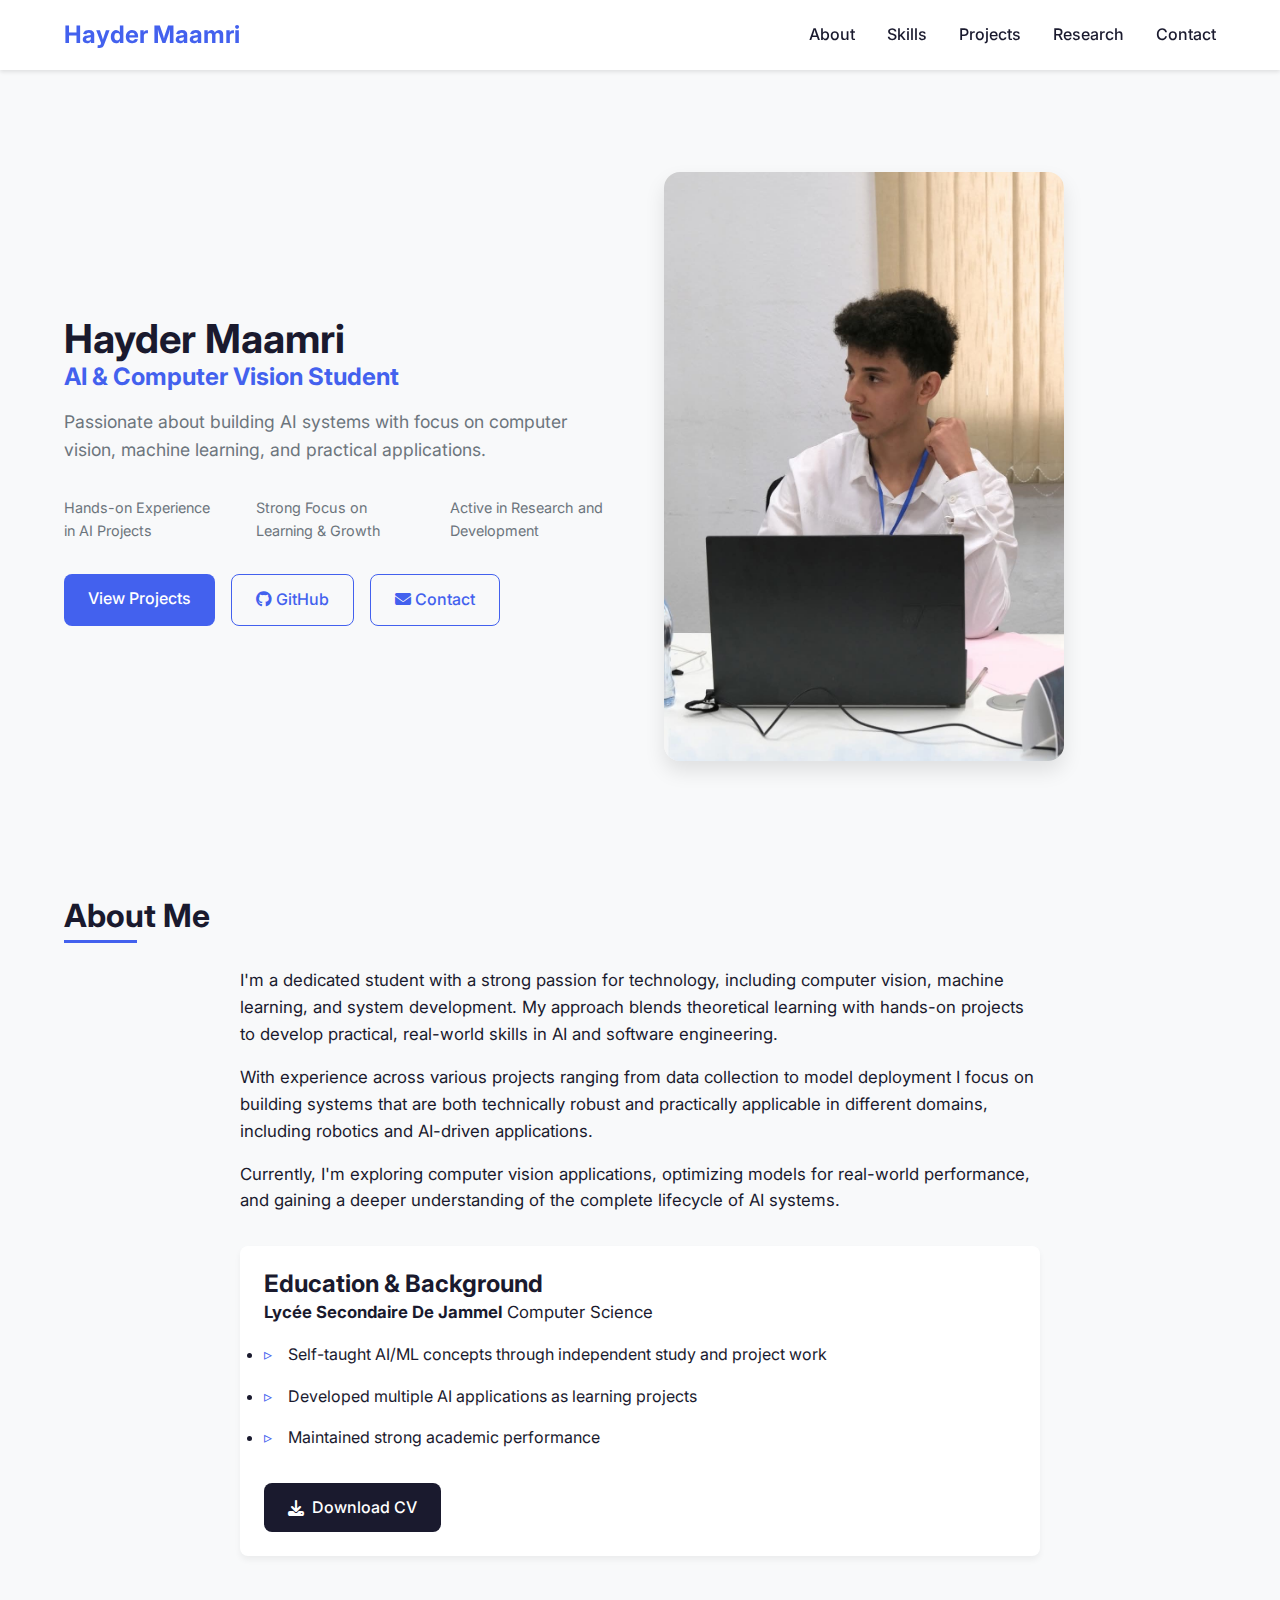
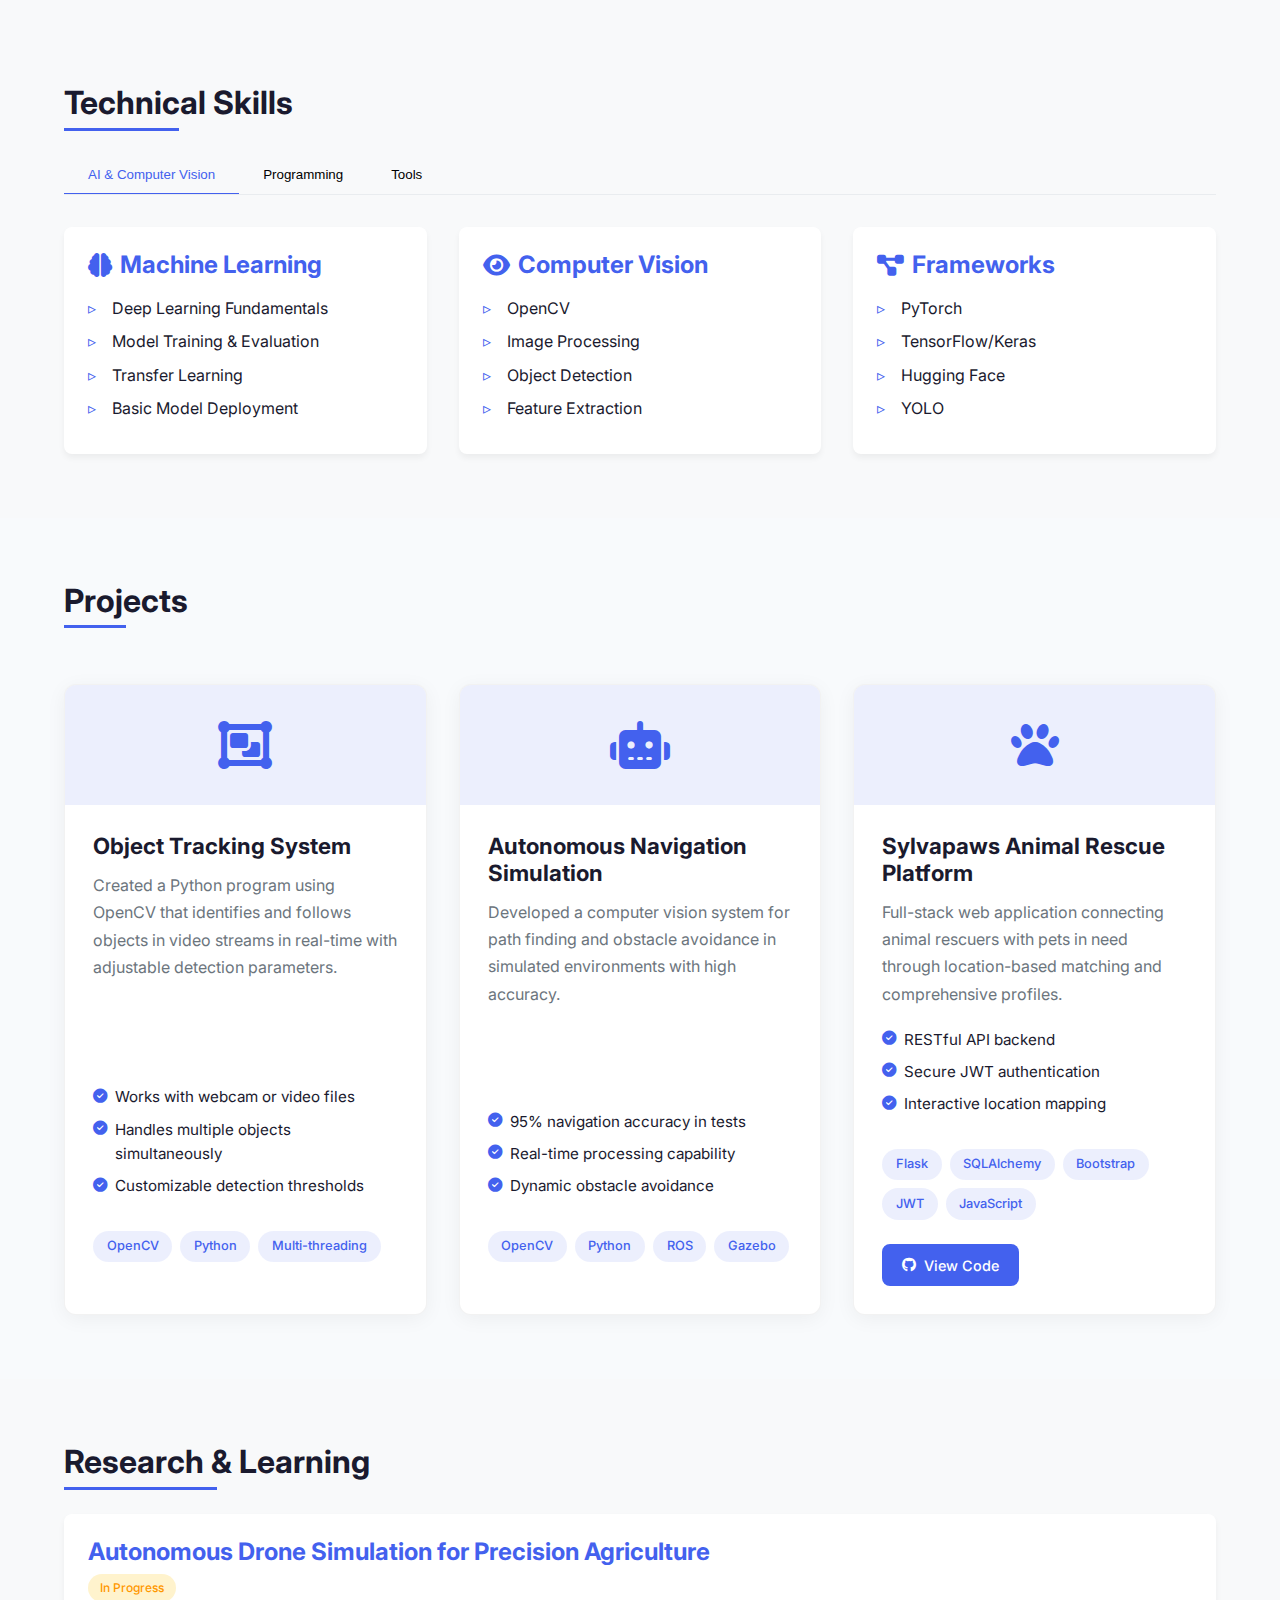
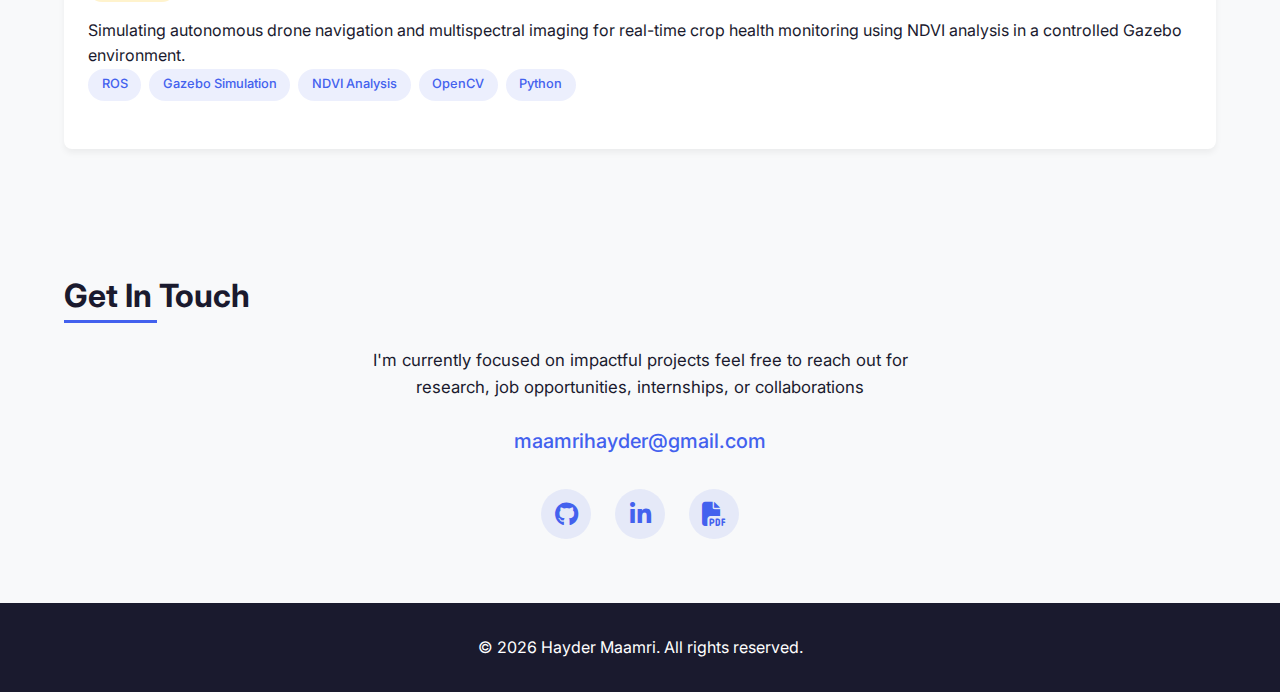
<file: portfolio.html>
<!DOCTYPE html>
<html lang="en">
<head>
  <meta charset="UTF-8">
  <meta name="viewport" content="width=device-width, initial-scale=1.0">
  <title>Hayder Maamri | AI & Computer Vision Student</title>
  <meta name="description" content="Passionate student specializing in computer vision, machine learning, and AI systems development">
  <link rel="stylesheet" href="https://cdnjs.cloudflare.com/ajax/libs/font-awesome/6.4.0/css/all.min.css">
  <link href="https://fonts.googleapis.com/css2?family=Inter:wght@400;500;700&display=swap" rel="stylesheet">
  <style>
    html {
      scroll-behavior: smooth;
    }
    
    :root {
      --primary: #4361ee;
      --primary-dark: #3a56d4;
      --dark: #1a1a2e;
      --light: #f8f9fa;
      --gray: #6c757d;
      --light-gray: #e9ecef;
    }

    * {
      margin: 0;
      padding: 0;
      box-sizing: border-box;
    }

    body {
      font-family: 'Inter', sans-serif;
      line-height: 1.6;
      color: var(--dark);
      background-color: var(--light);
    }

    .container {
      width: 100%;
      max-width: 1200px;
      margin: 0 auto;
      padding: 0 1.5rem;
    }

    /* Typography */
    h1, h2, h3 {
      font-weight: 700;
      line-height: 1.2;
    }

    h1 { font-size: 2.5rem; }
    h2 { font-size: 2rem; }
    h3 { font-size: 1.5rem; }

    .section {
      padding: 4rem 0;
    }

    .section-title {
      margin-bottom: 2rem;
      position: relative;
      display: inline-block;
    }

    .section-title::after {
      content: '';
      position: absolute;
      bottom: -8px;
      left: 0;
      width: 50%;
      height: 3px;
      background-color: var(--primary);
    }

    /* Buttons */
    .btn {
      display: inline-block;
      padding: 0.75rem 1.5rem;
      background-color: var(--primary);
      color: white;
      border-radius: 0.5rem;
      font-weight: 500;
      text-align: center;
      transition: all 0.3s ease;
      text-decoration: none;
    }

    .btn:hover {
      background-color: var(--primary-dark);
      transform: translateY(-2px);
    }

    .btn.secondary {
      background-color: transparent;
      border: 1px solid var(--primary);
      color: var(--primary);
      text-decoration: none;
    }

    .btn.secondary:hover {
      background-color: var(--primary);
      color: white;
    }

    /* Navbar */
    .navbar {
      background-color: white;
      box-shadow: 0 2px 4px rgba(0,0,0,0.1);
      position: fixed;
      width: 100%;
      top: 0;
      z-index: 1000;
    }

    .navbar .container {
      display: flex;
      justify-content: space-between;
      align-items: center;
      padding: 1rem 1.5rem;
    }

    .logo {
      font-size: 1.5rem;
      font-weight: 700;
      color: var(--primary);
      text-decoration: none;
    }

    .nav-links {
      display: flex;
      gap: 2rem;
    }

    .nav-links a {
      font-weight: 500;
      color: var(--dark);
      position: relative;
      text-decoration: none;
    }

    .nav-links a::after {
      content: '';
      position: absolute;
      bottom: -2px;
      left: 0;
      width: 0;
      height: 2px;
      background-color: var(--primary);
      transition: width 0.3s ease;
    }

    .nav-links a:hover::after {
      width: 100%;
    }

    .menu-toggle {
      display: none;
      background: none;
      border: none;
      font-size: 1.5rem;
      cursor: pointer;
    }

    /* Hero Section */
    .hero {
      padding: 7rem 0 4rem;
      margin-top: 60px;
    }

    .hero .container {
      display: flex;
      align-items: center;
      gap: 3rem;
    }

    .hero-content {
      flex: 1;
    }

    .hero h2 {
      color: var(--primary);
      margin-bottom: 1rem;
      font-size: 1.5rem;
    }

    .hero p {
      margin-bottom: 2rem;
      color: var(--gray);
      font-size: 1.1rem;
    }

    .hero-stats {
      display: flex;
      gap: 2rem;
      margin-bottom: 2rem;
    }

    .stat-item {
      display: flex;
      flex-direction: column;
    }

    .stat-number {
      font-size: 1.5rem;
      font-weight: 700;
      color: var(--primary);
    }

    .stat-label {
      font-size: 0.9rem;
      color: var(--gray);
    }

    .hero-links {
      display: flex;
      gap: 1rem;
    }

    .hero-image {
      flex: 1;
    }

    .hero-image img {
      width: 100%;
      max-width: 400px;
      border-radius: 1rem;
      box-shadow: 0 10px 20px rgba(0,0,0,0.1);
    }

    /* About Section */
    .about-content {
      max-width: 800px;
      margin: 0 auto;
    }

    .about p {
      margin-bottom: 1rem;
      font-size: 1.05rem;
    }

    .education {
      margin-top: 2rem;
      padding: 1.5rem;
      background-color: white;
      border-radius: 0.5rem;
      box-shadow: 0 4px 6px rgba(0,0,0,0.05);
    }

    .achievement-item {
      margin-top: 1rem;
      padding-left: 1.5rem;
      position: relative;
    }

    .achievement-item::before {
      content: '▹';
      position: absolute;
      left: 0;
      color: var(--primary);
    }

    /* Skills Section */
    .skills-grid {
      display: grid;
      grid-template-columns: repeat(auto-fit, minmax(300px, 1fr));
      gap: 2rem;
    }

    .skill-category {
      background-color: white;
      padding: 1.5rem;
      border-radius: 0.5rem;
      box-shadow: 0 4px 6px rgba(0,0,0,0.05);
    }

    .skill-category h3 {
      color: var(--primary);
      margin-bottom: 1rem;
      display: flex;
      align-items: center;
      gap: 0.5rem;
    }

    .skill-category ul {
      list-style-type: none;
    }

    .skill-category li {
      margin-bottom: 0.5rem;
      padding-left: 1.5rem;
      position: relative;
    }

    .skill-category li::before {
      content: '▹';
      position: absolute;
      left: 0;
      color: var(--primary);
    }

    /* Enhanced Projects Section */
    .projects {
      background-color: #f8fafc;
    }
    
    .projects-header {
      display: flex;
      justify-content: space-between;
      align-items: center;
      margin-bottom: 2rem;
    }
    
    .projects-grid {
      display: grid;
      grid-template-columns: repeat(auto-fit, minmax(350px, 1fr));
      gap: 2rem;
    }
    
    .project-card {
      background-color: white;
      border-radius: 0.75rem;
      overflow: hidden;
      box-shadow: 0 4px 20px rgba(0,0,0,0.05);
      transition: all 0.3s ease;
      height: 100%;
      display: flex;
      flex-direction: column;
      border: 1px solid rgba(0,0,0,0.05);
    }
    
    .project-card:hover {
      transform: translateY(-8px);
      box-shadow: 0 15px 30px rgba(67, 97, 238, 0.15);
    }
    
    .project-icon {
      height: 120px;
      display: flex;
      align-items: center;
      justify-content: center;
      background-color: rgba(67, 97, 238, 0.1);
      color: var(--primary);
      font-size: 3rem;
    }
    
    .project-content {
      padding: 1.75rem;
      flex-grow: 1;
      display: flex;
      flex-direction: column;
    }
    
    .project-content h3 {
      margin-bottom: 0.75rem;
      font-size: 1.4rem;
      color: var(--dark);
    }
    
    .project-content p {
      color: var(--gray);
      margin-bottom: 1.25rem;
      flex-grow: 1;
      line-height: 1.7;
    }
    
    .project-features {
      margin-bottom: 1.5rem;
    }
    
    .project-feature {
      display: flex;
      align-items: flex-start;
      gap: 0.5rem;
      margin-bottom: 0.5rem;
    }
    
    .project-feature i {
      color: var(--primary);
      margin-top: 0.2rem;
      font-size: 0.9rem;
    }
    
    .project-feature span {
      font-size: 0.95rem;
      color: var(--dark);
    }
    
    .project-tech {
      display: flex;
      flex-wrap: wrap;
      gap: 0.5rem;
      margin-bottom: 1.5rem;
    }
    
    .project-tech span {
      background-color: rgba(67, 97, 238, 0.1);
      color: var(--primary);
      padding: 0.35rem 0.85rem;
      border-radius: 50px;
      font-size: 0.8rem;
      font-weight: 500;
    }
    
    .project-links {
      display: flex;
      gap: 1rem;
      margin-top: auto;
    }
    
    .project-link {
      display: inline-flex;
      align-items: center;
      gap: 0.5rem;
      padding: 0.6rem 1.25rem;
      border-radius: 0.5rem;
      font-weight: 500;
      font-size: 0.9rem;
      transition: all 0.3s ease;
      text-decoration: none;
    }
    
    .project-link.primary {
      background-color: var(--primary);
      color: white;
    }
    
    .project-link.primary:hover {
      background-color: var(--primary-dark);
      transform: translateY(-2px);
    }
    
    .project-link.secondary {
      background-color: transparent;
      border: 1px solid var(--primary);
      color: var(--primary);
    }
    
    .project-link.secondary:hover {
      background-color: rgba(67, 97, 238, 0.1);
    }

    /* Experience Section */
    .leadership-grid {
      display: grid;
      grid-template-columns: repeat(auto-fit, minmax(300px, 1fr));
      gap: 1.5rem;
    }

    .leadership-card {
      background: white;
      padding: 1.5rem;
      border-radius: 0.5rem;
      box-shadow: 0 4px 6px rgba(0,0,0,0.05);
      border-left: 4px solid var(--primary);
      transition: all 0.3s ease;
      height: 100%;
    }

    .leadership-card:hover {
      transform: translateY(-3px);
    }

    .leadership-card h3 {
      color: var(--primary);
      margin-bottom: 0.5rem;
      font-size: 1.2rem;
    }

    .leadership-date {
      font-size: 0.9rem;
      color: var(--gray);
      margin-bottom: 0.5rem;
    }

    .leadership-description {
      color: var(--dark);
      line-height: 1.6;
    }

    .leadership-description br {
      display: block;
      content: "";
      margin-bottom: 0.5rem;
    }

    /* Research Section */
    .research-grid {
      display: grid;
      grid-template-columns: repeat(auto-fit, minmax(300px, 1fr));
      gap: 2rem;
    }

    .research-card {
      background: white;
      padding: 1.5rem;
      border-radius: 0.5rem;
      box-shadow: 0 4px 6px rgba(0,0,0,0.05);
      transition: all 0.3s ease;
      height: 100%;
    }

    .research-card:hover {
      transform: translateY(-3px);
    }

    .research-card h3 {
      color: var(--primary);
      margin-bottom: 0.5rem;
    }

    .research-status {
      display: inline-block;
      padding: 0.25rem 0.75rem;
      border-radius: 50px;
      font-size: 0.75rem;
      font-weight: 500;
      margin-bottom: 1rem;
    }

    .status-progress {
      background-color: rgba(255, 193, 7, 0.2);
      color: #ff9800;
    }

    .status-published {
      background-color: rgba(40, 167, 69, 0.2);
      color: #28a745;
    }

    /* Contact Section */
    .contact-content {
      text-align: center;
      max-width: 600px;
      margin: 0 auto;
    }

    .contact p {
      margin-bottom: 1.5rem;
      font-size: 1.05rem;
    }

    .email-link {
      display: inline-block;
      font-size: 1.25rem;
      color: var(--primary);
      margin-bottom: 2rem;
      font-weight: 500;
      text-decoration: none;
    }

    .social-links {
      display: flex;
      justify-content: center;
      gap: 1.5rem;
    }

    .social-links a {
      display: flex;
      align-items: center;
      justify-content: center;
      width: 50px;
      height: 50px;
      border-radius: 50%;
      background-color: rgba(67, 97, 238, 0.1);
      color: var(--primary);
      font-size: 1.5rem;
      transition: all 0.3s ease;
      text-decoration: none;
    }

    .social-links a:hover {
      background-color: var(--primary);
      color: white;
      transform: translateY(-3px);
    }

    /* Footer */
    .footer {
      text-align: center;
      padding: 2rem 0;
      background-color: var(--dark);
      color: white;
    }

    /* Tab System for Skills */
    .tabs {
      display: flex;
      border-bottom: 1px solid var(--light-gray);
      margin-bottom: 2rem;
      overflow-x: auto;
    }

    .tab-btn {
      padding: 0.75rem 1.5rem;
      background: none;
      border: none;
      font-weight: 500;
      cursor: pointer;
      position: relative;
      white-space: nowrap;
    }

    .tab-btn.active {
      color: var(--primary);
    }

    .tab-btn.active::after {
      content: '';
      position: absolute;
      bottom: -1px;
      left: 0;
      width: 100%;
      height: 2px;
      background-color: var(--primary);
    }

    .tab-content {
      display: none;
    }

    .tab-content.active {
      display: block;
    }

    /* CV Download Button */
    .cv-download {
      display: inline-flex;
      align-items: center;
      gap: 0.5rem;
      padding: 0.75rem 1.5rem;
      background-color: var(--dark);
      color: white;
      border-radius: 0.5rem;
      font-weight: 500;
      margin-top: 2rem;
      text-decoration: none;
      transition: all 0.3s ease;
    }

    .cv-download:hover {
      background-color: #121220;
      transform: translateY(-2px);
    }

    /* Responsive Design */
    @media (max-width: 768px) {
      .hero .container {
        flex-direction: column;
      }
      
      .hero-image {
        order: -1;
        margin-bottom: 2rem;
      }
      
      .nav-links {
        display: none;
        position: absolute;
        top: 100%;
        left: 0;
        width: 100%;
        background-color: white;
        padding: 1rem;
        box-shadow: 0 4px 6px rgba(0,0,0,0.1);
        flex-direction: column;
        gap: 1rem;
      }
      
      .nav-links.active {
        display: flex;
      }
      
      .menu-toggle {
        display: block;
      }
      
      .hero-links {
        flex-direction: column;
      }

      .leadership-grid,
      .research-grid {
        grid-template-columns: 1fr;
      }
      
      .tabs {
        justify-content: flex-start;
      }
      
      .projects-grid {
        grid-template-columns: 1fr;
      }
      
      .project-links {
        flex-direction: column;
      }
    }

    @media (max-width: 480px) {
      h1 { font-size: 2rem; }
      h2 { font-size: 1.75rem; }
      
      .section {
        padding: 3rem 0;
      }
      
      .hero-stats {
        flex-direction: column;
        gap: 1rem;
      }
    }
  </style>
</head>
<body>
  <!-- Navigation -->
  <nav class="navbar">
    <div class="container">
      <a href="#" class="logo">Hayder Maamri</a>
      <div class="nav-links">
        <a href="#about">About</a>
        <a href="#skills">Skills</a>
        <a href="#projects">Projects</a>
        <a href="#research">Research</a>
        <a href="#contact">Contact</a>
      </div>
      <button class="menu-toggle">
        <i class="fas fa-bars"></i>
      </button>
    </div>
  </nav>

  <!-- Hero Section -->
  <header class="hero">
    <div class="container">
      <div class="hero-content">
        <h1>Hayder Maamri</h1>
        <h2>AI & Computer Vision Student</h2>
        <p>Passionate about building AI systems with focus on computer vision, machine learning, and practical applications.</p>
        
        <div class="hero-stats">
          <div class="stat-item">
            <span class="stat-label">Hands-on Experience in AI Projects</span>
          </div>
          <div class="stat-item">
            <span class="stat-label">Strong Focus on Learning & Growth</span>
          </div>
          <div class="stat-item">
            <span class="stat-label">Active in Research and Development</span>
          </div>
        </div>
        
        <div class="hero-links">
          <a href="#projects" class="btn">View Projects</a>
          <a href="https://github.com/ITSHAYDER" target="_blank" class="btn secondary">
            <i class="fab fa-github"></i> GitHub
          </a>
          <a href="#contact" class="btn secondary">
            <i class="fas fa-envelope"></i> Contact
          </a>
        </div>
      </div>
      <div class="hero-image">
        <img src="me.jpg" alt="Hayder Maamri">
      </div>
    </div>
  </header>

  <section id="about" class="section about">
    <div class="container">
      <h2 class="section-title">About Me</h2>
      <div class="about-content">
        <div class="about-content">
          <p>I'm a dedicated student with a strong passion for technology, including computer vision, machine learning, and system development. My approach blends theoretical learning with hands-on projects to develop practical, real-world skills in AI and software engineering.</p>
          
          <p>With experience across various projects ranging from data collection to model deployment I focus on building systems that are both technically robust and practically applicable in different domains, including robotics and AI-driven applications.</p>
          
          <p>Currently, I'm exploring computer vision applications, optimizing models for real-world performance, and gaining a deeper understanding of the complete lifecycle of AI systems.</p>
      
      
        <div class="education">
          <h3>Education & Background</h3>
          <p><strong>Lycée Secondaire De Jammel</strong> Computer Science</p>
          <ul>
            <li class="achievement-item">Self-taught AI/ML concepts through independent study and project work</li>
            <li class="achievement-item">Developed multiple AI applications as learning projects</li>
            <li class="achievement-item">Maintained strong academic performance </li>
          </ul>
          <a href="#" class="cv-download">
            <i class="fas fa-download"></i> Download CV
          </a>
        </div>
      </div>
    </div>
  </section>

  <!-- Skills Section -->
  <section id="skills" class="section skills">
    <div class="container">
      <h2 class="section-title">Technical Skills</h2>
      
      <div class="tabs">
        <button class="tab-btn active" data-tab="ai">AI & Computer Vision</button>
        <button class="tab-btn" data-tab="dev">Programming</button>
        <button class="tab-btn" data-tab="tools">Tools</button>
      </div>
      
      <!-- AI/ML Tab -->
      <div class="tab-content active" id="ai-tab">
        <div class="skills-grid">
          <div class="skill-category">
            <h3><i class="fas fa-brain"></i> Machine Learning</h3>
            <ul>
              <li>Deep Learning Fundamentals</li>
              <li>Model Training & Evaluation</li>
              <li>Transfer Learning</li>
              <li>Basic Model Deployment</li>
            </ul>
          </div>
          <div class="skill-category">
            <h3><i class="fas fa-eye"></i> Computer Vision</h3>
            <ul>
              <li>OpenCV</li>
              <li>Image Processing</li>
              <li>Object Detection</li>
              <li>Feature Extraction</li>
            </ul>
          </div>
          <div class="skill-category">
            <h3><i class="fas fa-project-diagram"></i> Frameworks</h3>
            <ul>
              <li>PyTorch</li>
              <li>TensorFlow/Keras</li>
              <li>Hugging Face</li>
              <li>YOLO</li>
            </ul>
          </div>
        </div>
      </div>
      
      <!-- Development Tab -->
      <div class="tab-content" id="dev-tab">
        <div class="skills-grid">
          <div class="skill-category">
            <h3><i class="fas fa-code"></i> Languages</h3>
            <ul>
              <li>Python</li>
              <li>JavaScript</li>
              <li>Arduino</li>
              <li>HTML/CSS</li>
            </ul>
          </div>
          <div class="skill-category">
            <h3><i class="fas fa-laptop-code"></i> Development</h3>
            <ul>
              <li>Git</li>
              <li>Debugging</li>
              <li>Testing</li>
              <li>Documentation</li>
            </ul>
          </div>
          <div class="skill-category">
            <h3><i class="fas fa-server"></i> Systems</h3>
            <ul>
              <li>Basic API Design</li>
              <li>ROS</li>
              <li>Linux Environment</li>
              <li>Basic Cloud Concepts</li>
            </ul>
          </div>
        </div>
      </div>
      
      <!-- Tools Tab -->
      <div class="tab-content" id="tools-tab">
        <div class="skills-grid">
          <div class="skill-category">
            <h3><i class="fas fa-tools"></i> Productivity</h3>
            <ul>
              <li>VS Code</li>
              <li>Jupyter Notebook</li>
              <li>Notion</li>
              <li>Google Colab</li>
            </ul>
          </div>
          <div class="skill-category">
            <h3><i class="fas fa-terminal"></i> Dev Tools</h3>
            <ul>
              <li>GitHub</li>
              <li>Docker (Basic)</li>
              <li>Postman</li>
              <li>Linux CLI</li>
            </ul>
          </div>
          <div class="skill-category">
            <h3><i class="fas fa-video"></i> Collaboration</h3>
            <ul>
              <li>Slack/Discord</li>
              <li>Zoom</li>
              <li>Technical Presentations</li>
              <li>Project Documentation</li>
            </ul>
          </div>
        </div>
      </div>
    </div>
  </section>


  <section id="projects" class="section projects">
    <div class="container">
      <div class="projects-header">
        <h2 class="section-title">Projects</h2>
      </div>
      
      <div class="projects-grid">
        <!-- Project 1 -->
        <div class="project-card">
          <div class="project-icon">
            <i class="fas fa-object-group"></i>
          </div>
          <div class="project-content">
            <h3>Object Tracking System</h3>
            <p>Created a Python program using OpenCV that identifies and follows objects in video streams in real-time with adjustable detection parameters.</p>
            
            <div class="project-features">
              <div class="project-feature">
                <i class="fas fa-check-circle"></i>
                <span>Works with webcam or video files</span>
              </div>
              <div class="project-feature">
                <i class="fas fa-check-circle"></i>
                <span>Handles multiple objects simultaneously</span>
              </div>
              <div class="project-feature">
                <i class="fas fa-check-circle"></i>
                <span>Customizable detection thresholds</span>
              </div>
            </div>
            
            <div class="project-tech">
              <span>OpenCV</span>
              <span>Python</span>
              <span>Multi-threading</span>
            </div>
            

          </div>
        </div>
        
        <!-- Project 2 -->
        <div class="project-card">
          <div class="project-icon">
            <i class="fas fa-robot"></i>
          </div>
          <div class="project-content">
            <h3>Autonomous Navigation Simulation</h3>
            <p>Developed a computer vision system for path finding and obstacle avoidance in simulated environments with high accuracy.</p>
            
            <div class="project-features">
              <div class="project-feature">
                <i class="fas fa-check-circle"></i>
                <span>95% navigation accuracy in tests</span>
              </div>
              <div class="project-feature">
                <i class="fas fa-check-circle"></i>
                <span>Real-time processing capability</span>
              </div>
              <div class="project-feature">
                <i class="fas fa-check-circle"></i>
                <span>Dynamic obstacle avoidance</span>
              </div>
            </div>
            
            <div class="project-tech">
              <span>OpenCV</span>
              <span>Python</span>
              <span>ROS</span>
              <span>Gazebo</span>
            </div>
            

          </div>
        </div>
        
        <!-- Project 3 -->
        <div class="project-card">
          <div class="project-icon">
            <i class="fas fa-paw"></i>
          </div>
          <div class="project-content">
            <h3>Sylvapaws Animal Rescue Platform</h3>
            <p>Full-stack web application connecting animal rescuers with pets in need through location-based matching and comprehensive profiles.</p>
            
            <div class="project-features">
              <div class="project-feature">
                <i class="fas fa-check-circle"></i>
                <span>RESTful API backend</span>
              </div>
              <div class="project-feature">
                <i class="fas fa-check-circle"></i>
                <span>Secure JWT authentication</span>
              </div>
              <div class="project-feature">
                <i class="fas fa-check-circle"></i>
                <span>Interactive location mapping</span>
              </div>
            </div>
            
            <div class="project-tech">
              <span>Flask</span>
              <span>SQLAlchemy</span>
              <span>Bootstrap</span>
              <span>JWT</span>
              <span>JavaScript</span>
            </div>
            
            <div class="project-links">
              <a href="https://github.com/ITSHAYDER/Sylvapaws" target="_blank" class="project-link primary">
                <i class="fab fa-github"></i> View Code
              </a>
            </div>
          </div>
        </div>
      </div>
    </div>
  </section>

  <!-- Research Section -->
  <section id="research" class="section research">
    <div class="container">
      <h2 class="section-title">Research & Learning</h2>
      <div class="research-grid">
        <div class="research-card">
          <h3>Autonomous Drone Simulation for Precision Agriculture</h3>
          <span class="research-status status-progress">In Progress</span>
          <p>Simulating autonomous drone navigation and multispectral imaging for real-time crop health monitoring using NDVI analysis in a controlled Gazebo environment.</p>
          <div class="project-tech">
            <span>ROS</span>
            <span>Gazebo Simulation</span>
            <span>NDVI Analysis</span>
            <span>OpenCV</span>
            <span>Python</span>
          </div>
        </div>
        

      </div>
    </div>
  </section>

  <!-- Contact Section -->
  <section id="contact" class="section contact">
    <div class="container">
      <h2 class="section-title">Get In Touch</h2>
      <div class="contact-content">
        <p>I'm currently focused on impactful projects feel free to reach out for research, job opportunities, internships, or collaborations</p>
        <a href="mailto:maamrihayder@gmail.com" class="email-link">maamrihayder@gmail.com</a>
        <div class="social-links">
          <a href="https://github.com/ITSHAYDER" target="_blank"><i class="fab fa-github"></i></a>
          <a href="https://www.linkedin.com/in/hayder-maamri-75a119233/" target="_blank"><i class="fab fa-linkedin-in"></i></a>
          <a href="https://drive.google.com/uc?export=download&id=1lYYXN7YSZbVxAzWwgg6qVRMhI77bEeBX" download><i class="fas fa-file-pdf"></i></a>
        </div>
      </div>
    </div>
  </section>

  <!-- Footer -->
  <footer class="footer">
    <div class="container">
      <p>© <span id="year"></span> Hayder Maamri. All rights reserved.</p>
    </div>
  </footer>

  <script>
    // Simple tab system
    const tabBtns = document.querySelectorAll('.tab-btn');
    tabBtns.forEach(btn => {
      btn.addEventListener('click', () => {
        // Remove active class from all buttons and content
        document.querySelectorAll('.tab-btn').forEach(b => b.classList.remove('active'));
        document.querySelectorAll('.tab-content').forEach(c => c.classList.remove('active'));
        
        // Add active class to clicked button and corresponding content
        btn.classList.add('active');
        const tabId = btn.getAttribute('data-tab');
        document.getElementById(`${tabId}-tab`).classList.add('active');
      });
    });

    // Mobile menu toggle
    const menuToggle = document.querySelector('.menu-toggle');
    const navLinks = document.querySelector('.nav-links');
    
    menuToggle.addEventListener('click', () => {
      navLinks.classList.toggle('active');
    });

    // Update copyright year
    document.getElementById('year').textContent = new Date().getFullYear();
  </script>
</body>
</html>
</file>
